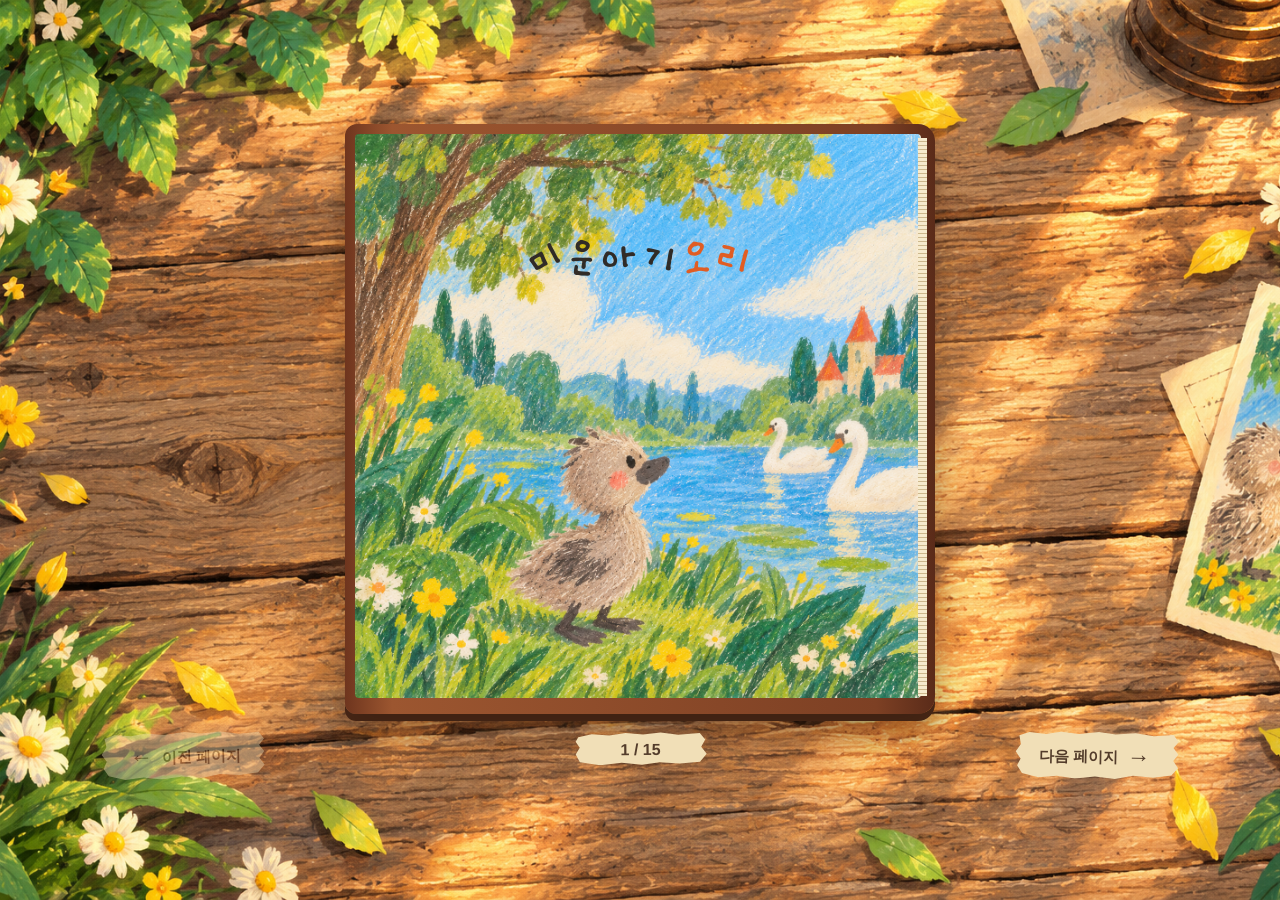
<file: book.html>
<!doctype html>
<html lang="ko">
<head>
<meta charset="utf-8">
<meta name="viewport" content="width=device-width,initial-scale=1">
<title>미운 아기 오리</title>
<link rel="stylesheet" href="book_style.css">
</head>
<body>
<main class="scene">
  <section class="book-area">
    <!-- 표지 -->
    <div class="closed-book" id="closedBook">
      <div class="cover-edge"></div>
      <img src="images/cover.png" alt="미운 아기 오리 표지">
      <h1 class="cover-title" aria-label="미운 아기 오리">
        <span>미</span><span>운</span><span>아</span><span>기</span><span>오</span><span>리</span>
      </h1>
    </div>

    <!-- 펼친 책 -->
    <div class="open-book" id="openBook">
      <div class="leather-cover"></div>
      <div class="page-stack left-stack"></div>
      <div class="page-stack right-stack"></div>

      <div class="pages">
        <div class="page left">
          <img id="leftPage" alt="">
          <p class="story-text" id="leftText"></p>
          <div class="edge-shadow left-shadow"></div>
        </div>
        <div class="page right">
          <img id="rightPage" alt="">
          <p class="story-text" id="rightText"></p>
          <div class="edge-shadow right-shadow"></div>
        </div>

        <div class="center-fold"></div>

        <div class="turn-page" id="turnPage">
          <div class="turn-face front"><img id="turnFront" alt=""></div>
          <div class="turn-face back"><img id="turnBack" alt=""></div>
        </div>
      </div>
    </div>
  </section>

  <nav class="controls">
    <button class="paper-btn prev" id="prev" disabled><span class="arrow">←</span> 이전 페이지</button>

    <div class="paper-count">
      <span id="counter">표지</span>
      <div class="dots" aria-hidden="true">
        <i></i><i></i><i></i><i></i><i></i><i></i>
      </div>
    </div>

    <button class="paper-btn next" id="next">다음 페이지 <span class="arrow">→</span></button>
  </nav>
</main>
<script src="book_script.js"></script>
</body>
</html>
</file>
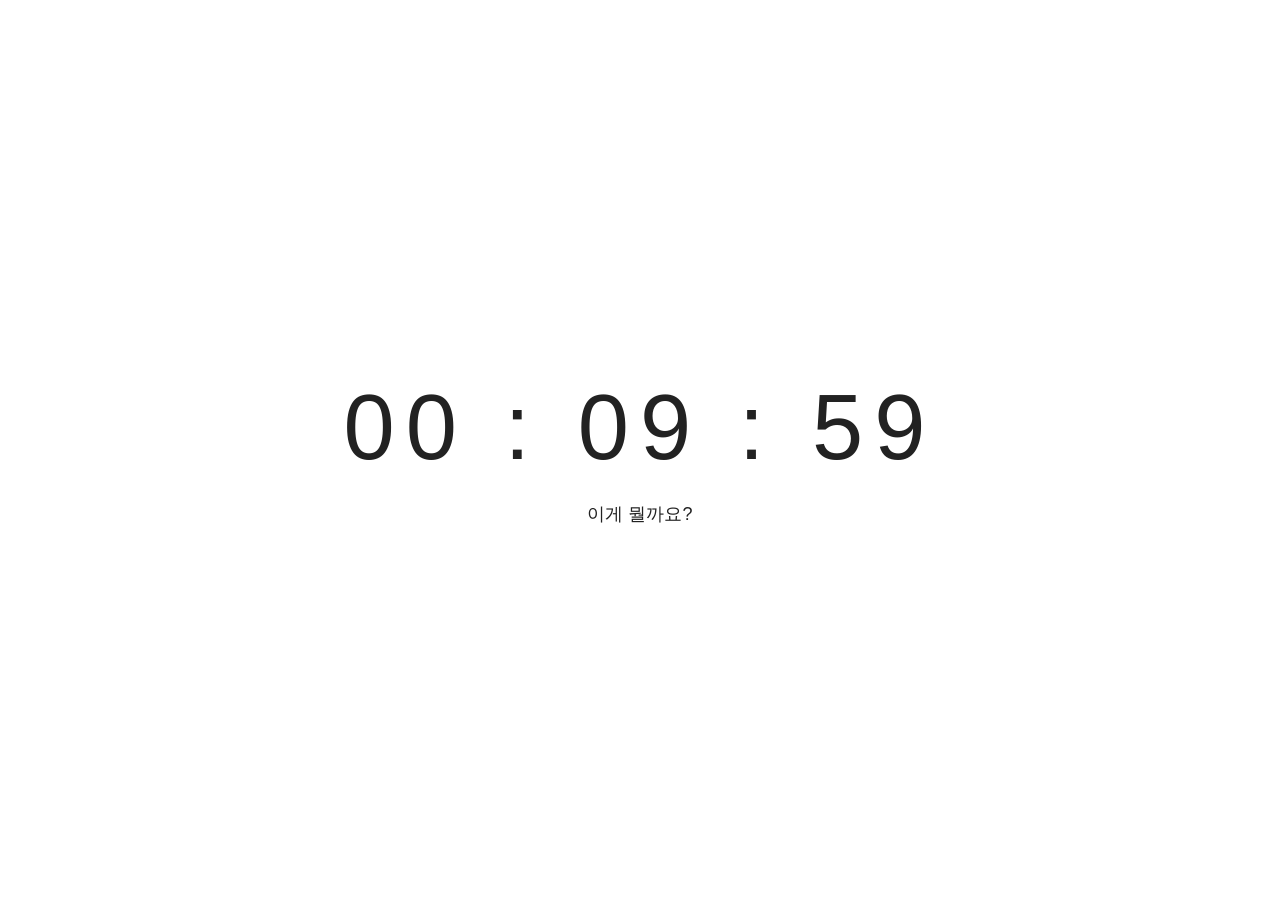
<file: message.html>
<!DOCTYPE html>
<html lang="ko">
<head>
  <meta charset="UTF-8">
  <meta name="viewport" content="width=device-width, initial-scale=1.0">
  <title>마지막 메시지</title>
  <link rel="stylesheet" href="message_style.css">
</head>
<body>
  <main class="app">
    <section id="intro" class="screen active">
      <div class="er-scene" aria-hidden="true">
        <div class="ceiling-light"></div>
        <div class="curtain curtain-left"></div>
        <div class="curtain curtain-right"></div>
        <div class="monitor">
          <div class="monitor-top">PATIENT MONITOR</div>
          <div class="ecg-window">
            <svg class="ecg" viewBox="0 0 600 100" preserveAspectRatio="none">
              <polyline points="0,55 70,55 90,55 105,15 120,88 138,42 154,55 230,55 250,55 265,15 280,88 298,42 314,55 390,55 410,55 425,15 440,88 458,42 474,55 550,55 600,55"/>
            </svg>
          </div>
          <div class="monitor-numbers">
            <div><small>HR</small><b class="hrValue">148</b></div>
            <div><small>SpO₂</small><span class="spo2Value">87</span></div>
          </div>
        </div>
        <div class="iv-pole"><i></i><div class="iv-bag"></div><div class="iv-line"></div></div>
        <div class="bed-rail"></div>
        <div class="blanket"></div>
        <div class="vignette"></div>
        <div class="flash"></div>
      </div>

      <div class="intro-content">
        <div id="introTime" class="big-time">00 : 10 : 00</div>
        <p id="introQuestion" class="intro-question">이게 뭘까요?</p>
        <div id="warning" class="warning">
          <p>
            타이머가 종료되면 당신은 죽습니다.<br><br>
            죽기 전 사랑하는 사람에게<br>
            마지막 메시지를 보내세요.
          </p>
          <button id="goWrite" type="button">메시지 보내기</button>
        </div>
      </div>
    </section>

    <section id="write" class="screen">

      <div class="er-scene write-er" aria-hidden="true">
        <div class="ceiling-light"></div>
        <div class="curtain curtain-left"></div>
        <div class="curtain curtain-right"></div>
        <div class="monitor">
          <div class="monitor-top">PATIENT MONITOR</div>
          <div class="ecg-window">
            <svg class="ecg" viewBox="0 0 600 100" preserveAspectRatio="none">
              <polyline points="0,55 45,55 55,55 66,9 77,92 90,35 101,55 145,55 155,55 166,9 177,92 190,35 201,55 245,55 255,55 266,9 277,92 290,35 301,55 345,55 355,55 366,9 377,92 390,35 401,55 445,55 455,55 466,9 477,92 490,35 501,55 545,55 600,55"/>
            </svg>
          </div>
          <div class="monitor-numbers">
            <div><small>HR</small><b class="hrValue">148</b></div>
            <div><small>SpO₂</small><span class="spo2Value">87</span></div>
          </div>
        </div>
        <div class="iv-pole"><i></i><div class="iv-bag"></div><div class="iv-line"></div></div>
        <div class="bed-rail"></div>
        <div class="blanket"></div>
        <div class="vignette"></div>
        <div class="flash"></div>
      </div>

      <div class="write-content">
      <header>
        <div id="writeTime" class="time">00 : 09 : 57</div>
        <p class="notice">*마지막으로 메시지를 보내세요</p>
      </header>

      <form id="messageForm">
        <fieldset>
          <legend>폰트를 선택해주세요.</legend>
          <label class="font-option" for="fontDokdo"><input id="fontDokdo" type="radio" name="font" value="dokdo" checked><span>east-sea-dokdo</span></label>
          <label class="font-option" for="fontNanum"><input id="fontNanum" type="radio" name="font" value="nanum"><span>nanum-pen-script</span></label>
        </fieldset>

        <fieldset>
          <legend>카드를 선택해주세요.</legend>
          <div class="card-options">
            <label><input type="radio" name="card" value="pink" checked><span class="swatch pink"></span></label>
            <label><input type="radio" name="card" value="blue"><span class="swatch blue"></span></label>
            <label><input type="radio" name="card" value="green"><span class="swatch green"></span></label>
          </div>
        </fieldset>

        <div id="messageBox" class="message-box pink-card dokdo-font">
          <label for="message">메시지 입력 영역</label>
          <textarea id="message" maxlength="200" placeholder="마지막으로 전하고 싶은 말을 적어주세요."></textarea>
        </div>

        <div class="send-row">
          <button type="submit">보내기</button>
          <span id="sendTime">00 : 09 : 57</span>
        </div>
      </form>
      </div>
    </section>

    <section id="complete" class="screen">
      <div class="heaven-scene" aria-hidden="true">
        <div class="heaven-sun"></div>
        <div class="cloud cloud-1"></div>
        <div class="cloud cloud-2"></div>
        <div class="cloud cloud-3"></div>
        <div class="cloud cloud-4"></div>
        <div class="heaven-rays"></div>
        <div class="heaven-glow"></div>
      </div>

      <div class="complete-content">
        <p class="complete-title">발송이 완료되었습니다.</p>
        <p class="complete-sub">당신의 마지막 마음이 전해졌습니다.</p>
        <div id="resultCard" class="result-card pink-card dokdo-font">
          <p id="resultMessage"></p>
        </div>
      </div>
    </section>
  </main>
  <script src="./message_script.js"></script>
</body>
</html>
</file>
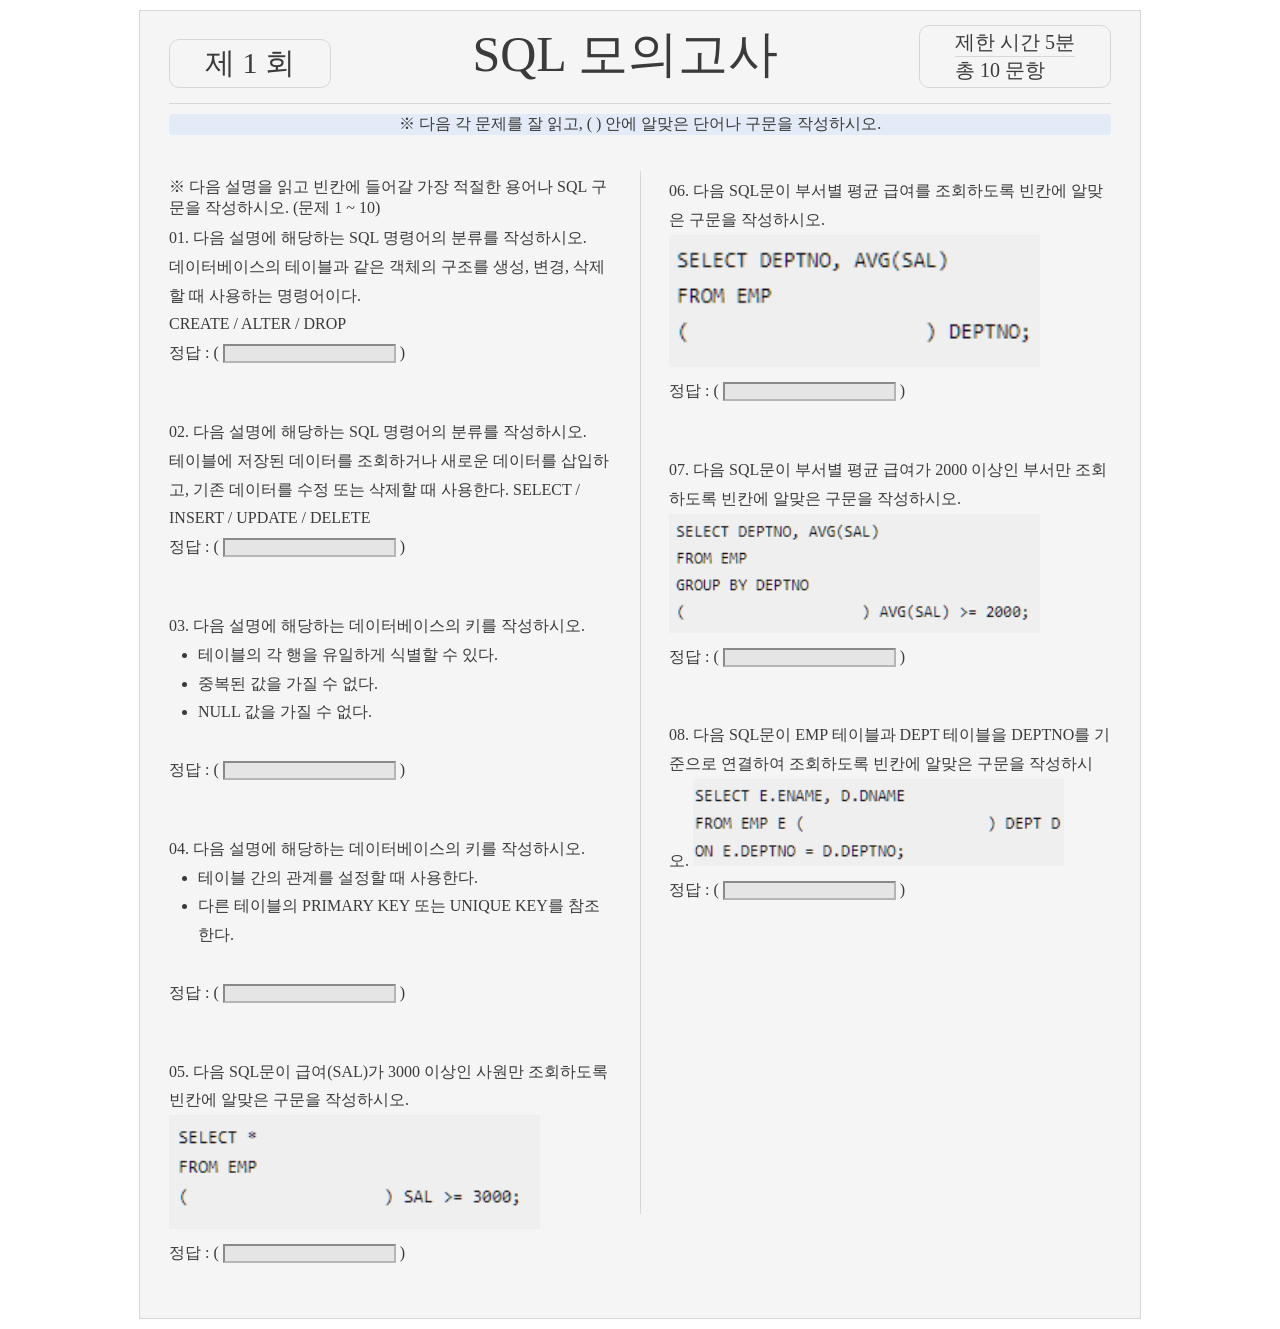
<file: mytest.html>
<!DOCTYPE html>
<html lang="en">

<head>
    <meta charset="UTF-8">
    <meta name="viewport" content="width=device-width, initial-scale=1.0">
    <title>Document</title>
    <link rel="stylesheet" href="test_style.css">
</head>

<body>
    <div class="wrap">
        <div class="inner">
            <div class="center_line"></div>

            <div class="top">
                <div class="top_left">
                    <span>제 1 회</span>
                </div>

                <div class="top_center">
                    <span>SQL 모의고사</span>
                </div>

                <div class="top_right">
                    <span>제한 시간 5분</span>
                    <span>총 10 문항</span>
                </div>
            </div>

            <div class="blue_area">
                <span>※ 다음 각 문제를 잘 읽고, ( ) 안에 알맞은 단어나 구문을 작성하시오.</span>
            </div>


            <div class="exam_outer">
                <div class="exam_left">
                    <span class="q0">※ 다음 설명을 읽고 빈칸에 들어갈 가장 적절한 용어나 SQL 구문을 작성하시오. (문제 1 ~ 10)</span>

                    <div class="qq q1">
                        <p>
                            01. 다음 설명에 해당하는 SQL 명령어의 분류를 작성하시오.
                            <br>
                            데이터베이스의 테이블과 같은 객체의 구조를 생성, 변경, 삭제할 때 사용하는 명령어이다.<br>
                            CREATE / ALTER / DROP
                            <br>
                            정답 : (&nbsp;<input type="text" name="test" id="q1">&nbsp;)
                        </p>
                    </div>

                    <div class="qq q2">
                        <p>
                            02. 다음 설명에 해당하는 SQL 명령어의 분류를 작성하시오.
                            <br>
                            테이블에 저장된 데이터를 조회하거나 새로운 데이터를 삽입하고,
                            기존 데이터를 수정 또는 삭제할 때 사용한다.
                            SELECT / INSERT / UPDATE / DELETE
                            <br>
                            정답 : (&nbsp;<input type="text" name="test" id="q2">&nbsp;)
                        </p>
                    </div>

                    <div class="qq q3">
                        <p>
                            03.
                            다음 설명에 해당하는 데이터베이스의 키를 작성하시오.
                            <ul>
                                <li>테이블의 각 행을 유일하게 식별할 수 있다.</li>
                                <li>중복된 값을 가질 수 없다.</li>
                                <li>NULL 값을 가질 수 없다.</li>
                            </ul>

                            <br>
                            정답 : (&nbsp;<input type="text" name="test" id="q3">&nbsp;)
                        </p>
                    </div>

                    <div class="qq q4">
                        <p>
                            04.
                            다음 설명에 해당하는 데이터베이스의 키를 작성하시오.
                            <ul>
                                <li>테이블 간의 관계를 설정할 때 사용한다.</li>
                                <li>다른 테이블의 PRIMARY KEY 또는 UNIQUE KEY를 참조한다.</li>
                            </ul>

                            <br>
                            정답 : (&nbsp;<input type="text" name="test" id="q4">&nbsp;)
                        </p>
                    </div>

                    <div class="qq q5">
                        <p>
                            05.
                            다음 SQL문이 급여(SAL)가 3000 이상인 사원만
                            조회하도록 빈칸에 알맞은 구문을 작성하시오.
                            <img src="./img/q5.png" alt="q5_img">
                            <br>
                            정답 : (&nbsp;<input type="text" name="test" id="q5">&nbsp;)
                        </p>
                    </div>

                </div>


                <div class="exam_right">
                    <div class="qq q6">
                        <p>
                            06.
                            다음 SQL문이 부서별 평균 급여를 조회하도록
                            빈칸에 알맞은 구문을 작성하시오.
                            <img src="./img/q6.png" alt="q6_img">
                            <br>
                            정답 : (&nbsp;<input type="text" name="test" id="q6">&nbsp;)
                        </p>
                    </div>

                    <div class="qq q7">
                        <p>
                            07.
                            다음 SQL문이 부서별 평균 급여가 2000 이상인
                            부서만 조회하도록 빈칸에 알맞은 구문을 작성하시오.
                            <img src="./img/q7.png" alt="q7_img">
                            <br>
                            정답 : (&nbsp;<input type="text" name="test" id="q7">&nbsp;)
                        </p>
                    </div>

                    <div class="qq q8">
                        <p>
                            08.
                            다음 SQL문이 EMP 테이블과 DEPT 테이블을
                            DEPTNO를 기준으로 연결하여 조회하도록
                            빈칸에 알맞은 구문을 작성하시오.
                            <img src="./img/q8.png" alt="q8_img">
                            <br>
                            정답 : (&nbsp;<input type="text" name="test" id="q8">&nbsp;)
                        </p>
                    </div>





                </div>
            </div>




        </div>
    </div><!-- wrap -->
</body>

</html>

<!-- 

09.
다음 SQL문이 COMM 값이 NULL인 사원만
조회하도록 빈칸에 알맞은 구문을 작성하시오.

SELECT *
FROM EMP
WHERE COMM (                    );


10.
다음 설명에 해당하는 데이터베이스 객체를 작성하시오.

• 테이블의 데이터 검색 속도를 향상시키기 위해 사용한다.
• WHERE 또는 JOIN 조건에서 자주 사용되는 컬럼에 적용할 수 있다.
• 데이터와 별도로 검색을 위한 구조를 생성한다.

정답 : (                    ) -->
</file>
<file: book_style.css>
* {
  box-sizing: border-box
}

html,
body {
  margin: 0;
  width: 100%;
  min-height: 100%
}

body {
  min-height: 100vh;
  font-family: Pretendard, "Noto Sans KR", sans-serif;
  color: #4b3524
}

.scene {
  min-height: 100vh;
  padding: 24px 34px 18px;
  display: flex;
  flex-direction: column;
  justify-content: center;
  align-items: center;
  overflow: hidden;
  background: url("images/storybook-bg.png") center/cover no-repeat fixed;
}

.book-area {
  width: min(1180px, 92vw);
  height: min(590px, 46vw);
  min-height: 420px;
  display: flex;
  align-items: center;
  justify-content: center;
  position: relative;
}

/* ---------- 닫힌 표지 ---------- */
.closed-book {
  width: min(590px, 78vw);
  aspect-ratio: 1;
  position: relative;
  padding: 10px 14px 16px 10px;
  border-radius: 12px 17px 17px 11px;
  background: linear-gradient(90deg, #6e351e, #9c5630 8%, #7d4024 90%, #5a2b19);
  box-shadow: 0 22px 30px rgba(52, 28, 12, .46), 0 7px 0 #4b2818;
}

.closed-book img {
  width: 100%;
  height: 100%;
  display: block;
  object-fit: cover;
  border-radius: 4px
}

.cover-edge {
  position: absolute;
  right: 8px;
  top: 14px;
  bottom: 18px;
  width: 9px;
  background: repeating-linear-gradient(to bottom, #f7ebcd 0 3px, #cdb88d 3px 4px);
  z-index: 2
}

.open-book {
  display: none;
  position: relative;
  width: 100%;
  height: 100%;
  padding: 14px 20px 22px
}

.open-book.show {
  display: block
}

.closed-book.hide {
  display: none
}

/* ---------- 갈색 하드커버 ---------- */
.leather-cover {
  position: absolute;
  inset: 3px 0 3px;
  border-radius: 22px 24px 18px 20px;
  background:
    linear-gradient(90deg, #663019 0, #9a5029 5%, #7b3c20 48%, #5e2d19 50%, #7b3c20 52%, #9a5029 95%, #663019 100%);
  box-shadow:
    0 24px 31px rgba(48, 25, 11, .48),
    0 7px 0 #4d2717,
    inset 0 0 0 2px rgba(232, 157, 93, .22);
}

.page-stack {
  position: absolute;
  top: 18px;
  bottom: 12px;
  width: 49%;
  background: repeating-linear-gradient(to bottom, #f8edcf 0 3px, #d9c49b 3px 4px);
  box-shadow: 0 5px 0 #b79869;
}

.left-stack {
  left: 23px;
  border-radius: 12px 2px 7px 13px
}

.right-stack {
  right: 23px;
  border-radius: 2px 12px 13px 7px
}

.pages {
  position: relative;
  z-index: 3;
  width: 100%;
  height: 100%;
  display: grid;
  grid-template-columns: 1fr 1fr;
  perspective: 2200px;
  filter: drop-shadow(0 5px 5px rgba(52, 30, 15, .22));
}

.page {
  position: relative;
  overflow: hidden;
  background: #f8efd7;
}

.page.left {
  border-radius: 14px 1px 2px 10px;
  transform: perspective(1300px) rotateY(1.8deg);
  transform-origin: right center;
}

.page.right {
  border-radius: 1px 14px 10px 2px;
  transform: perspective(1300px) rotateY(-1.8deg);
  transform-origin: left center;
}

.page img,
.turn-face img {
  width: 100%;
  height: 100%;
  display: block;
  object-fit: cover
}

.edge-shadow {
  position: absolute;
  inset: 0;
  pointer-events: none
}

.left-shadow {
  box-shadow: inset 15px 0 20px rgba(61, 39, 21, .15), inset -20px 0 27px rgba(47, 30, 18, .18), inset 0 10px 13px rgba(255, 255, 255, .15)
}

.right-shadow {
  box-shadow: inset -15px 0 20px rgba(61, 39, 21, .15), inset 20px 0 27px rgba(47, 30, 18, .18), inset 0 10px 13px rgba(255, 255, 255, .15)
}

.center-fold {
  position: absolute;
  z-index: 9;
  left: 50%;
  top: -2px;
  bottom: -2px;
  width: 42px;
  transform: translateX(-50%);
  background: linear-gradient(90deg, transparent 0, rgba(56, 34, 19, .08) 22%, rgba(39, 24, 14, .30) 46%, rgba(30, 18, 11, .38) 50%, rgba(255, 248, 220, .20) 55%, rgba(55, 34, 19, .09) 78%, transparent);
  pointer-events: none;
}

/* ---------- 실제 오른쪽 장 넘김 ---------- */
.turn-page {
  display: none;
  position: absolute;
  z-index: 12;
  top: 0;
  right: 0;
  width: 50%;
  height: 100%;
  transform-style: preserve-3d;
  transform-origin: left center;
}

.turn-page.active {
  display: block
}

.turn-page.forward {
  animation: flipForward .95s cubic-bezier(.62, .05, .35, 1) forwards
}

.turn-page.backward {
  left: 50%;
  right: auto;
  transform: rotateY(-180deg);
  animation: flipBackward .95s cubic-bezier(.62, .05, .35, 1) forwards
}

.turn-face {
  position: absolute;
  inset: 0;
  overflow: hidden;
  background: #f8efd7;
  backface-visibility: hidden;
  -webkit-backface-visibility: hidden
}

.turn-face.back {
  transform: rotateY(180deg);
  filter: brightness(.94)
}

.turn-page:after {
  content: "";
  position: absolute;
  inset: 0;
  backface-visibility: hidden;
  pointer-events: none;
  background: linear-gradient(90deg, transparent 42%, rgba(45, 27, 15, .32));
  opacity: 0;
  animation: turnShade .95s ease;
}

/* ---------- 레퍼런스의 찢어진 종이 버튼 ---------- */
.controls {
  width: min(1080px, 88vw);
  margin-top: 18px;
  display: grid;
  grid-template-columns: 1fr auto 1fr;
  align-items: start;
  gap: 24px;
  z-index: 5;
}

.paper-btn,
.paper-count {
  color: #533c2b;
  background: #f1dfb7;
  border: 0;
  box-shadow: 0 5px 9px rgba(52, 28, 12, .25);
  position: relative;
}

/* clip-path로 손으로 찢은 종이 외곽 */
.paper-btn {
  min-width: 166px;
  padding: 14px 22px 13px;
  font: 600 15px/1 Pretendard, "Noto Sans KR", sans-serif;
  cursor: pointer;
  clip-path: polygon(3% 12%, 9% 5%, 19% 8%, 28% 3%, 39% 7%, 51% 2%, 61% 6%, 73% 3%, 84% 8%, 96% 5%, 99% 19%, 96% 31%, 99% 44%, 96% 57%, 99% 71%, 95% 86%, 84% 91%, 72% 88%, 61% 95%, 49% 91%, 37% 96%, 26% 91%, 15% 95%, 5% 87%, 2% 72%, 4% 58%, 1% 44%, 4% 29%);
}

.paper-btn.prev {
  justify-self: start;
  transform: rotate(-1.4deg)
}

.paper-btn.next {
  justify-self: end;
  transform: rotate(1.2deg)
}

.paper-btn:hover:not(:disabled) {
  filter: brightness(1.04);
  translate: 0 -2px
}

.paper-btn:disabled {
  opacity: .42;
  cursor: default
}

.arrow {
  font-size: 23px;
  vertical-align: -2px;
  margin: 0 5px
}

.paper-count {
  min-width: 135px;
  text-align: center;
  padding: 10px 22px 8px;
  font-size: 16px;
  font-weight: 600;
  clip-path: polygon(4% 16%, 14% 8%, 27% 12%, 39% 5%, 52% 10%, 65% 5%, 78% 11%, 94% 7%, 98% 25%, 95% 45%, 99% 65%, 94% 87%, 79% 91%, 64% 87%, 51% 94%, 36% 88%, 20% 94%, 5% 85%, 2% 64%, 5% 45%, 2% 28%);
  transform: rotate(-.5deg);
}

.dots {
  position: absolute;
  left: 50%;
  transform: translateX(-50%);
  top: 42px;
  display: flex;
  gap: 9px
}

.dots i {
  width: 7px;
  height: 7px;
  border-radius: 50%;
  background: #f1dfb7;
  box-shadow: 0 2px 3px rgba(52, 28, 12, .22)
}

@keyframes flipForward {
  0% {
    transform: rotateY(0)
  }

  48% {
    transform: rotateY(-90deg) translateZ(11px)
  }

  100% {
    transform: rotateY(-180deg)
  }
}

@keyframes flipBackward {
  0% {
    transform: rotateY(-180deg)
  }

  52% {
    transform: rotateY(-90deg) translateZ(11px)
  }

  100% {
    transform: rotateY(0)
  }
}

@keyframes turnShade {

  0%,
  100% {
    opacity: 0
  }

  45%,
  55% {
    opacity: 1
  }
}

@media(max-width:760px) {
  .scene {
    padding: 14px 8px
  }

  .book-area {
    width: 96vw;
    height: 48vw;
    min-height: 270px
  }

  .open-book {
    padding: 7px 9px 12px
  }

  .controls {
    width: 94vw;
    gap: 6px;
    margin-top: 12px
  }

  .paper-btn {
    min-width: 0;
    padding: 10px 9px;
    font-size: 11px
  }

  .paper-count {
    min-width: 80px;
    padding: 8px 9px;
    font-size: 12px
  }

  .arrow {
    font-size: 16px;
    margin: 0 2px
  }

  .dots {
    top: 34px;
    gap: 5px
  }

  .dots i {
    width: 5px;
    height: 5px
  }
}


/* 사용자 제공 동화책 폰트 */
@font-face {
  font-family: "GriunFromsol";
  src: url("fonts/Griun_Fromsol-Rg.ttf") format("truetype");
  font-weight: 400;
  font-style: normal;
  font-display: swap;
}

/* 표지 제목: 각 글자를 개별적으로 수정 가능 */
.cover-title {
  position: absolute;
  z-index: 10;
  top: 18%;
  left: 50%;
  transform: translateX(-50%);
  margin: 0;
  display: flex;
  align-items: center;
  gap: 8px;
  white-space: nowrap;
  pointer-events: none;
  font-family: "GriunFromsol", sans-serif;
  font-size: 42px;
  font-weight: 400;
  color: #302b27;
}

.cover-title span {
  display: inline-block;
}

/* 예: 개별 글자 위치/색상을 바꾸고 싶으면 아래처럼 사용
.cover-title span:nth-child(1){ transform:rotate(-8deg) translateY(4px); }
.cover-title span:nth-child(5){ color:#e65d28; }
.cover-title span:nth-child(6){ color:#e65d28; }
*/

/* 각 페이지 본문 텍스트 영역 */
.story-text {
  position: absolute;
  z-index: 8;
  left: 8%;
  right: 8%;
  bottom: 7%;
  margin: 0;
  padding: 14px 18px;
  font-family: "GriunFromsol", sans-serif;
  font-size: 21px;
  line-height: 1.55;
  font-weight: 500;
  color: #302b27;
  text-align: center;
  white-space: pre-line;
  pointer-events: none;
}


/* =========================================================
   페이지별 텍스트 위치 조절
   각 페이지 그림의 빈 공간에 맞춰 여기 값만 수정하면 됩니다.
   ========================================================= */

/* 1페이지 */
.story-text[data-page="1"] {
  right: -28%;
  top: 2%;
}

/* 2페이지 */
.story-text[data-page="2"] {
  left: 8%;
  right: 8%;
  bottom: 5%;
}

/* 3페이지 */
.story-text[data-page="3"] {
  left: 30%;
  right: -20%;
  top: 5%;
}

/* 4페이지 */
.story-text[data-page="4"] {
  left: 8%;
  right: 8%;
  bottom: 0%;
}

/* 5페이지 */
.story-text[data-page="5"] {
  left: -16%;
  right: -2%;
  bottom: 35%;
}

/* 6페이지 */
.story-text[data-page="6"] {
  left: -22%;
  right: -3%;
  bottom: 18%;
}

/* 7페이지 */
.story-text[data-page="7"] {
  left: 8%;
  right: -2%;
  bottom: 37%;
}

/* 8페이지 */
.story-text[data-page="8"] {
  left: -17%;
  right: 5%;
  top: 11%;
  color: #f8edcf;
}

/* 9페이지 */
.story-text[data-page="9"] {
  left: 8%;
  right: -6%;
  top: 19%;
}

/* 10페이지 */
.story-text[data-page="10"] {
  left: 8%;
  right: 8%;
  bottom: 45%;
  text-align: right;
}

/* 11페이지 */
.story-text[data-page="11"] {
  left: 8%;
  right: 8%;
  top: 8%;
}

/* 12페이지 */
.story-text[data-page="12"] {
  left: 8%;
  right: 8%;
  top: 38%;
}

/* 13페이지 */
.story-text[data-page="13"] {
  left: 9%;
  right: 8%;
  top: 17%;
}

/* 14페이지 */
.story-text[data-page="14"] {
  left: 8%;
  right: -1%;
  top: 10%;
}

/* 15페이지 */
.story-text[data-page="15"] {
  left: 3%;
  right: 1%;
  top: 2%;
  text-align: right;
}




/* ------------------- */
.cover-title span:nth-child(1) {
  transform: rotateZ(333deg);
}

.cover-title span:nth-child(2) {
  transform: rotateZ(7deg);
}

.cover-title span:nth-child(3) {
  transform: rotateZ(353deg);
}

.cover-title span:nth-child(4) {
  transform: rotateZ(11deg);
}

.cover-title span:nth-child(5) {
  transform: rotateZ(0deg);
  color: #E05D24;
}

.cover-title span:nth-child(6) {
  transform: rotateZ(17deg);
  color: #E05D24;
}
</file>
<file: message_style.css>
@import url('https://fonts.googleapis.com/css2?family=East+Sea+Dokdo&family=Nanum+Pen+Script&display=swap');

* { box-sizing: border-box; }
html, body { margin: 0; min-height: 100%; }
body { background: #fff; color: #222; font-family: Arial, sans-serif; }
button, textarea { font: inherit; }
button { background: #fff; border: 1px solid #777; padding: 8px 18px; cursor: pointer; }
.app { width: 100%; min-height: 100vh; }
.screen { display: none; min-height: 100vh; }
.screen.active { display: block; }

/* INTRO */
#intro { position: relative; overflow: hidden; background: #fff; }
.intro-content {
  position: relative; z-index: 10; min-height: 100vh;
  display: flex; flex-direction: column; justify-content: center; align-items: center;
  text-align: center; padding: 30px;
}
.big-time {
  font-size: clamp(42px, 8vw, 92px); font-weight: 300; letter-spacing: .12em;
  font-variant-numeric: tabular-nums; transition: color .8s, text-shadow .8s;
}
.intro-question { margin: 22px 0 0; font-size: 18px; transition: color .8s, text-shadow .8s; }
.warning {
  max-height: 0; opacity: 0; overflow: hidden; transform: translateY(12px);
  transition: opacity .8s, transform .8s, max-height .8s, margin .8s; line-height: 1.8;
}
.warning p { margin: 0 0 22px; }
#intro.revealed .warning { max-height: 260px; opacity: 1; transform: translateY(0); margin-top: 22px; }

/* CSS 응급실 장면: 처음에는 완전히 숨겨져 있다가 3초 후 등장 */
.er-scene {
  position: absolute; inset: 0; z-index: 1; overflow: hidden; opacity: 0;
  background: linear-gradient(180deg, #dce6e8 0%, #9eafb2 48%, #4e5c60 100%);
  transition: opacity 1.1s ease;
}
#intro.er-on .er-scene { opacity: 1; }
#intro.er-on .big-time, #intro.er-on .intro-question, #intro.er-on .warning {
  color: #fff; text-shadow: 0 2px 14px rgba(0,0,0,.9);
}
#intro.er-on button { color:#fff; border-color:rgba(255,255,255,.8); background:rgba(0,0,0,.25); }

.ceiling-light {
  position:absolute; width:46vw; height:16vh; left:27vw; top:-5vh;
  background:radial-gradient(ellipse, rgba(255,255,255,.98), rgba(220,245,246,.58) 38%, transparent 72%);
  filter:blur(7px); animation:lightFlicker 4.8s infinite;
}
.curtain { position:absolute; top:0; width:24%; height:72%; opacity:.72;
  background:repeating-linear-gradient(90deg,#879da1 0 22px,#aebfc1 22px 40px); }
.curtain-left { left:-7%; transform:skewX(2deg); }
.curtain-right { right:-9%; transform:skewX(-2deg); }

.monitor {
  position:absolute; right:8vw; top:19vh; width:min(330px,31vw); height:210px;
  padding:12px; border:8px solid #353c3f; border-radius:9px; background:#0a1112;
  box-shadow:0 10px 28px rgba(0,0,0,.35);
}
.monitor-top { color:#aeb7b8; font-size:10px; letter-spacing:2px; }
.ecg-window { height:105px; margin-top:8px; overflow:hidden; }
.ecg { width:200%; height:100%; fill:none; stroke:#7dff8b; stroke-width:3;
  filter:drop-shadow(0 0 5px rgba(125,255,139,.8)); animation:ecgMove 2.1s linear infinite; }
.monitor-numbers { display:flex; justify-content:space-between; align-items:end; color:#7dff8b; }
.monitor-numbers b { font-size:43px; font-weight:400; }
.monitor-numbers span { color:#65d9ff; font-size:27px; }

.iv-pole { position:absolute; left:12vw; top:13vh; width:4px; height:72vh; background:#c7d0d1; }
.iv-pole:before { content:""; position:absolute; width:70px; height:4px; left:-33px; top:0; background:#c7d0d1; }
.iv-pole i { position:absolute; left:30px; top:-1px; width:2px; height:35px; background:#c7d0d1; }
.iv-bag {
  position:absolute; left:18px; top:30px; width:55px; height:105px; border:2px solid rgba(235,248,250,.8);
  border-radius:8px 8px 18px 18px; background:linear-gradient(transparent 35%,rgba(211,239,244,.7) 36%);
}
.iv-line { position:absolute; left:44px; top:135px; width:2px; height:55vh; background:rgba(226,244,246,.75); }

.bed-rail {
  position:absolute; left:9%; bottom:13%; width:82%; height:15%;
  border:7px solid #c4cbcc; border-bottom:0; border-radius:25px 25px 0 0; opacity:.85;
}
.blanket {
  position:absolute; left:18%; right:18%; bottom:-11%; height:40%;
  border-radius:50% 50% 0 0 / 35% 35% 0 0;
  background:linear-gradient(180deg,#b8d2d3,#6f898c);
  box-shadow:0 -15px 45px rgba(0,0,0,.2);
}
.vignette { position:absolute; inset:0; background:radial-gradient(circle at 50% 44%,transparent 28%,rgba(0,0,0,.18) 65%,rgba(0,0,0,.58) 100%); }
.flash { position:absolute; inset:0; background:rgba(210,242,255,.12); opacity:0; animation:ambulanceFlash 3.2s infinite; }

#intro.er-on .er-scene { animation:patientVision 7s ease-in-out infinite; }

@keyframes ecgMove { from { transform:translateX(0); } to { transform:translateX(-50%); } }
@keyframes lightFlicker { 0%,93%,100%{opacity:1} 94%{opacity:.45} 96%{opacity:.95} 97%{opacity:.62} }
@keyframes ambulanceFlash { 0%,72%,100%{opacity:0} 75%{opacity:.55} 79%{opacity:0} 83%{opacity:.35} 87%{opacity:0} }
@keyframes patientVision { 0%,100%{filter:blur(0)} 48%{filter:blur(.4px)} 52%{filter:blur(1.5px)} 58%{filter:blur(0)} }

/* WRITE / COMPLETE */
#write, #complete { width:min(100% - 36px,520px); margin:0 auto; padding:48px 0; }
.time { font-size:17px; letter-spacing:2px; margin-bottom:18px; font-variant-numeric:tabular-nums; }
.notice { font-size:14px; font-weight:bold; margin-bottom:12px; }
fieldset { border:1px solid #777; padding:18px 12px 20px; margin:0 0 26px; }
legend { padding:0 4px; font-size:13px; }
fieldset > label { font-size:12px; margin-right:12px; }
.card-options { display:flex; gap:18px; }
.card-options label { cursor:pointer; }
.card-options input { position:absolute; opacity:0; }
.swatch { display:block; width:78px; height:105px; border:3px solid transparent; }
.pink { background:#f7c2c5; } .blue { background:#b8c4f1; } .green { background:#b5c8b3; }
.card-options input:checked + .swatch { border-color:#555; outline:2px solid #fff; outline-offset:-5px; }
.message-box { border:1px solid #777; min-height:215px; padding:14px; transition:background .2s; }
.message-box > label { display:block; font-family:Arial,sans-serif; font-size:13px; margin-bottom:8px; }
textarea { width:100%; height:160px; resize:none; border:0; outline:0; background:transparent; font-size:25px; line-height:1.35; }
.send-row { display:flex; align-items:center; gap:10px; margin-top:18px; }
.send-row span { font-size:14px; letter-spacing:1px; font-variant-numeric:tabular-nums; }
.pink-card { background:#f7c2c5; } .blue-card { background:#b8c4f1; } .green-card { background:#b5c8b3; }
.dokdo-font textarea, .dokdo-font #resultMessage, .result-card.dokdo-font { font-family:"East Sea Dokdo",sans-serif; }
.nanum-font textarea, .nanum-font #resultMessage, .result-card.nanum-font { font-family:"Nanum Pen Script",cursive; }
#complete { padding-top:65px; }
.complete-title { margin-bottom:35px; font-size:15px; }
.result-card { width:100%; min-height:300px; padding:32px 28px; display:flex; align-items:center; justify-content:center; text-align:center; }
.result-card p { white-space:pre-wrap; margin:0; font-size:32px; line-height:1.4; }

@media (max-width:700px) {
  .monitor { right:4vw; top:14vh; width:40vw; height:170px; }
  .monitor-numbers b { font-size:30px; } .monitor-numbers span { font-size:21px; }
  .iv-pole { left:8vw; }
}
@media (max-width:430px) {
  .big-time { font-size:42px; letter-spacing:.07em; }
  .intro-content { padding:20px; }
  #write,#complete { width:calc(100% - 28px); padding-top:28px; }
  .swatch { width:68px; height:95px; }
  .monitor { width:45vw; right:3vw; opacity:.78; }
}


/* V2: 위급한 환자 모니터 + 입력 화면에도 같은 응급실 배경 */
.monitor { z-index: 4; }
.monitor-numbers { align-items: flex-end; gap: 16px; }
.monitor-numbers > div { display:flex; flex-direction:column; line-height:1; }
.monitor-numbers small { margin-bottom:4px; font-size:9px; color:#a9b4b5; letter-spacing:1px; }
.monitor-numbers > div:last-child { align-items:flex-end; }
.monitor-numbers b { color:#7dff8b; }
.monitor-numbers span { color:#65d9ff; }

.ecg {
  animation-duration: .78s;
  filter: drop-shadow(0 0 7px rgba(125,255,139,.95));
}
.monitor.critical {
  animation: monitorAlarm .34s steps(2,end) infinite;
}
.monitor.critical .ecg {
  animation-duration: .42s;
  stroke-width: 3.5;
}
.monitor.critical .hrValue { color:#ffdb57; }
.monitor.critical .spo2Value { color:#ff6b6b; }

@keyframes monitorAlarm {
  0%,70% { box-shadow:0 10px 28px rgba(0,0,0,.35); }
  71%,100% { box-shadow:0 0 0 3px rgba(255,65,65,.65), 0 10px 28px rgba(0,0,0,.35); }
}

/* 입력부는 응급실을 그대로 유지하되 폼이 읽히도록 어둡게 */
#write {
  position:relative;
  width:100%;
  max-width:none;
  margin:0;
  padding:0;
  overflow:hidden;
  color:#fff;
  background:#273336;
}
#write .write-er {
  opacity:1;
  position:fixed;
  inset:0;
  animation:patientVision 7s ease-in-out infinite;
}
#write .write-er::after {
  content:"";
  position:absolute;
  inset:0;
  background:rgba(8,14,16,.48);
}
#write .write-content {
  position:relative;
  z-index:10;
  width:min(100% - 36px,520px);
  margin:0 auto;
  padding:48px 0 70px;
  min-height:100vh;
}
#write fieldset,
#write .message-box {
  border-color:rgba(255,255,255,.7);
  background:rgba(12,20,22,.68);
  backdrop-filter:blur(5px);
}
#write textarea {
  color:#fff;
}
#write textarea::placeholder {
  color:rgba(255,255,255,.62);
}
#write button {
  color:#fff;
  border-color:rgba(255,255,255,.75);
  background:rgba(10,16,18,.72);
}
#write .pink-card { background:rgba(247,194,197,.84); }
#write .blue-card { background:rgba(184,196,241,.84); }
#write .green-card { background:rgba(181,200,179,.84); }
#write .message-box textarea { color:#172024; }
#write .message-box textarea::placeholder { color:rgba(23,32,36,.58); }
#write .message-box > label { color:#172024; }

@media (max-width:430px) {
  #write .write-content { width:calc(100% - 28px); padding-top:28px; }
}


/* V3: 입력 화면 UI 기본 폰트 = Pretendard */
@import url('https://cdn.jsdelivr.net/gh/orioncactus/pretendard/dist/web/static/pretendard.css');

#write,
#write button,
#write fieldset,
#write legend,
#write label,
#write .notice,
#write .time,
#write .send-row {
  font-family: "Pretendard", -apple-system, BlinkMacSystemFont, "Segoe UI", sans-serif;
}

/* 폰트 선택 라디오: 체크되면 라디오 + 라벨 텍스트를 빨강으로 */
#write .font-option {
  display: inline-flex;
  align-items: center;
  gap: 6px;
  cursor: pointer;
  color: #fff;
  transition: color .2s ease;
}

#write .font-option input[type="radio"] {
  margin: 0;
  accent-color: #ff4b4b;
  cursor: pointer;
}

#write .font-option input[type="radio"]:checked + span {
  color: #ff4b4b;
  font-weight: 700;
}

/* 메시지 자체만 사용자가 선택한 손글씨 폰트가 적용됨 */
#write .message-box.dokdo-font textarea {
  font-family: "East Sea Dokdo", sans-serif;
}

#write .message-box.nanum-font textarea {
  font-family: "Nanum Pen Script", cursive;
}


/* V4: 발송 완료 = 응급실과 완전히 대비되는 천국 장면 */
#complete {
  position: relative;
  width: 100%;
  max-width: none;
  margin: 0;
  padding: 0;
  overflow: hidden;
  background: #dff2ff;
  color: #45515b;
}

#complete.active {
  display: block;
}

.heaven-scene {
  position: fixed;
  inset: 0;
  overflow: hidden;
  background:
    linear-gradient(180deg, #bfe5ff 0%, #eaf8ff 48%, #fff9ed 100%);
  animation: heavenFadeIn 2.2s ease both;
}

.heaven-sun {
  position: absolute;
  left: 50%;
  top: -13vh;
  width: 46vw;
  height: 46vw;
  min-width: 430px;
  min-height: 430px;
  transform: translateX(-50%);
  border-radius: 50%;
  background: radial-gradient(circle,
    rgba(255,255,255,1) 0%,
    rgba(255,250,214,.95) 23%,
    rgba(255,244,188,.48) 47%,
    rgba(255,255,255,0) 72%);
  filter: blur(3px);
  animation: sunBreath 5s ease-in-out infinite;
}

.heaven-rays {
  position: absolute;
  left: 50%;
  top: -8%;
  width: 120vw;
  height: 105vh;
  transform: translateX(-50%);
  background:
    conic-gradient(from 245deg at 50% 0%,
      transparent 0deg 8deg,
      rgba(255,255,255,.22) 10deg 19deg,
      transparent 21deg 31deg,
      rgba(255,255,255,.18) 34deg 43deg,
      transparent 46deg 57deg,
      rgba(255,255,255,.16) 60deg 69deg,
      transparent 72deg 360deg);
  filter: blur(7px);
  opacity: .75;
  animation: raysMove 8s ease-in-out infinite alternate;
}

.cloud {
  position: absolute;
  border-radius: 50%;
  background: rgba(255,255,255,.91);
  filter: blur(2px);
  box-shadow:
    70px 10px 0 20px rgba(255,255,255,.88),
    135px 25px 0 3px rgba(255,255,255,.83),
    195px 5px 0 26px rgba(255,255,255,.9),
    255px 30px 0 5px rgba(255,255,255,.76);
}

.cloud-1 {
  width: 170px; height: 75px;
  left: -5%; bottom: 16%;
  transform: scale(1.65);
  animation: cloudFloat1 14s ease-in-out infinite alternate;
}
.cloud-2 {
  width: 190px; height: 80px;
  right: 12%; bottom: 8%;
  transform: scale(2);
  animation: cloudFloat2 17s ease-in-out infinite alternate;
}
.cloud-3 {
  width: 130px; height: 60px;
  left: 13%; top: 25%;
  transform: scale(.8);
  opacity: .58;
  animation: cloudFloat1 18s ease-in-out infinite alternate-reverse;
}
.cloud-4 {
  width: 125px; height: 55px;
  right: 20%; top: 34%;
  transform: scale(.65);
  opacity: .45;
  animation: cloudFloat2 16s ease-in-out infinite alternate-reverse;
}

.heaven-glow {
  position: absolute;
  inset: 0;
  background:
    radial-gradient(circle at 50% 38%, rgba(255,255,255,.46), transparent 34%),
    linear-gradient(180deg, transparent 50%, rgba(255,255,255,.35) 100%);
}

.complete-content {
  position: relative;
  z-index: 10;
  width: min(100% - 36px, 560px);
  min-height: 100vh;
  margin: 0 auto;
  padding: 12vh 0 70px;
  text-align: center;
  display: flex;
  flex-direction: column;
  align-items: center;
}

#complete .complete-title {
  margin: 0;
  font-family: "Pretendard", -apple-system, BlinkMacSystemFont, "Segoe UI", sans-serif;
  font-size: 23px;
  font-weight: 700;
  letter-spacing: -.02em;
  opacity: 0;
  animation: messageRise 1.3s .6s ease forwards;
}

.complete-sub {
  margin: 10px 0 34px;
  font-family: "Pretendard", -apple-system, BlinkMacSystemFont, "Segoe UI", sans-serif;
  font-size: 14px;
  color: rgba(69,81,91,.72);
  opacity: 0;
  animation: messageRise 1.3s 1s ease forwards;
}

#complete .result-card {
  width: min(100%, 450px);
  min-height: 290px;
  padding: 38px 30px;
  border: 1px solid rgba(255,255,255,.9);
  border-radius: 3px;
  box-shadow:
    0 18px 55px rgba(95,143,169,.18),
    inset 0 0 35px rgba(255,255,255,.2);
  opacity: 0;
  transform: translateY(25px);
  animation: cardAscend 1.8s 1.35s cubic-bezier(.2,.7,.2,1) forwards;
}

#complete .pink-card { background: rgba(247,194,197,.83); }
#complete .blue-card { background: rgba(184,196,241,.83); }
#complete .green-card { background: rgba(181,200,179,.83); }

@keyframes heavenFadeIn {
  from { opacity: 0; filter: brightness(1.7); }
  to { opacity: 1; filter: brightness(1); }
}
@keyframes sunBreath {
  0%,100% { opacity: .82; transform: translateX(-50%) scale(1); }
  50% { opacity: 1; transform: translateX(-50%) scale(1.08); }
}
@keyframes raysMove {
  from { opacity: .5; transform: translateX(-50%) rotate(-2deg); }
  to { opacity: .85; transform: translateX(-50%) rotate(2deg); }
}
@keyframes cloudFloat1 {
  from { margin-left: -18px; margin-bottom: 0; }
  to { margin-left: 22px; margin-bottom: 13px; }
}
@keyframes cloudFloat2 {
  from { margin-right: -12px; margin-bottom: 8px; }
  to { margin-right: 28px; margin-bottom: -5px; }
}
@keyframes messageRise {
  from { opacity: 0; transform: translateY(14px); }
  to { opacity: 1; transform: translateY(0); }
}
@keyframes cardAscend {
  from { opacity: 0; transform: translateY(28px); }
  to { opacity: 1; transform: translateY(0); }
}

@media (max-width: 430px) {
  .complete-content { padding-top: 10vh; }
  #complete .complete-title { font-size: 20px; }
  #complete .result-card { min-height: 260px; }
}
</file>
<file: test_style.css>
@charset "utf-8";

:root {
    color: rgb(59 59 59);
}

* {
    padding: 0;
    margin: 0;
}

li {
    /* list-style: none; */
}

a {
    text-decoration: none;
}

img {
    width: 84%;
}

.wrap {
    padding: 10px 0;
}

.inner {
    position: relative;
    background-color: #f5f5f5;
    margin: 0 auto;
    width: 1000px;
    border: 1px solid #d7d7d7;
}

.center_line {
    position: absolute;
    top: 160px;
    left: 50%;
    width: 1px;
    height: 1043px;
    background-color: #d7d7d7;
}

/* top ----------------------------------------- */
.top {
    display: flex;
    align-items: flex-end;
    justify-content: space-between;
    margin: 10px 29px;
    border-bottom: 1px solid #d7d7d7;
    padding-bottom: 15px;
}

.top .top_center {
    font-size: 50px;
}

.top .top_left,
.top .top_right {
    border: 1px solid #d7d7d7;
    border-radius: 10px;
    padding: 3px 35px;
}

.top .top_left {
    font-size: 30px;
}

.top .top_right {
    font-size: 20px;
}

.top_right span {
    display: block;
}

.top_right span:nth-child(1) {
    border-bottom: 1px solid #d7d7d7;
}


/* blue_area ----------------------------------------------- */

.blue_area {
    text-align: center;
    background-color: rgba(209, 226, 251, 0.5);
    margin: 10px 29px;
    border-radius: 3px;
}

/* exam ------------------------------------------- */
.exam_outer {
    display: flex;
}

.q0 {
    display: inline-block;
    padding-bottom: 5px;
}
.qq {
    line-height: 1.8;
    padding-bottom: 50px;
}

.qq ul {
    margin-left: 29px;
}

input[type=text] {
    background-color: #d7d7d7;
    opacity: .5;
}

.exam_left,
.exam_right {
    width: 45%;
    margin: 0 29px;
    padding-top: 32px;
}


/* exam_left ------------------------------------------- */
.exam_left {
}


/* exam_right ------------------------------------------- */
.exam_right {
}
</file>
